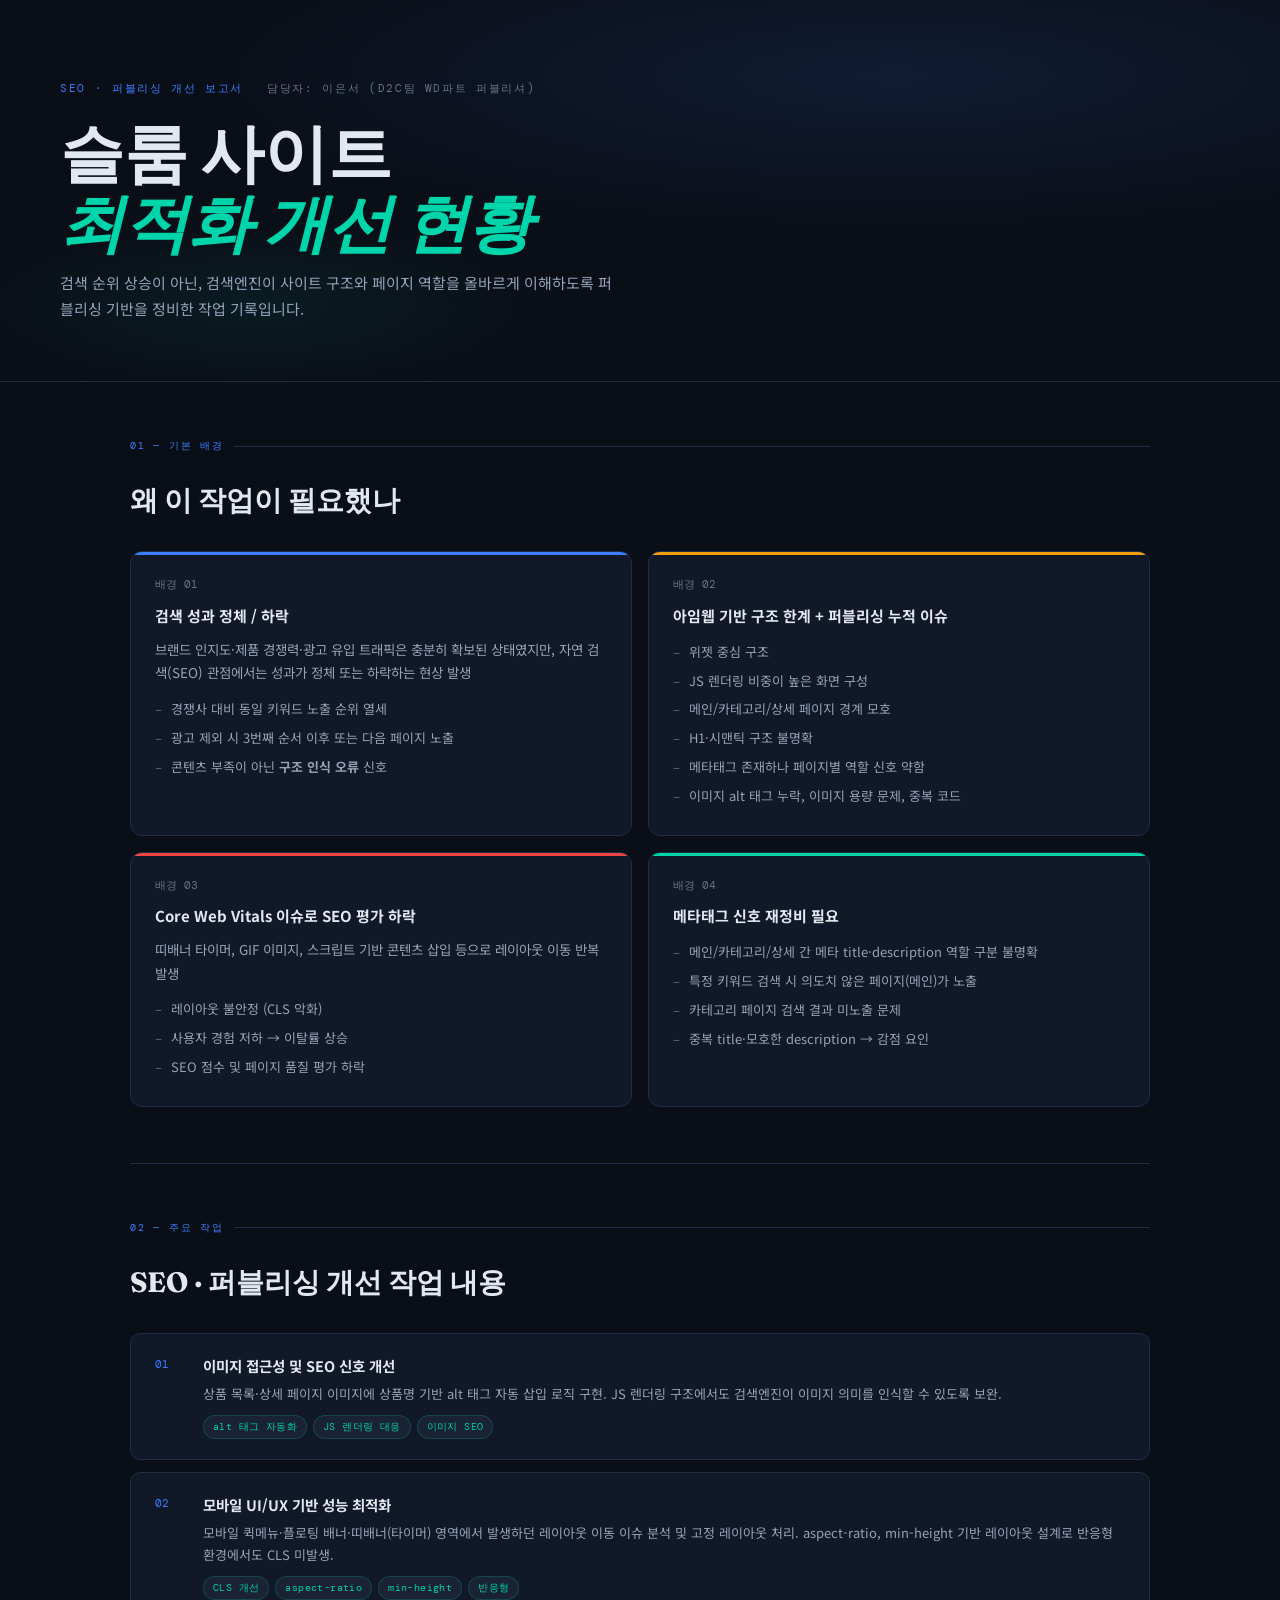
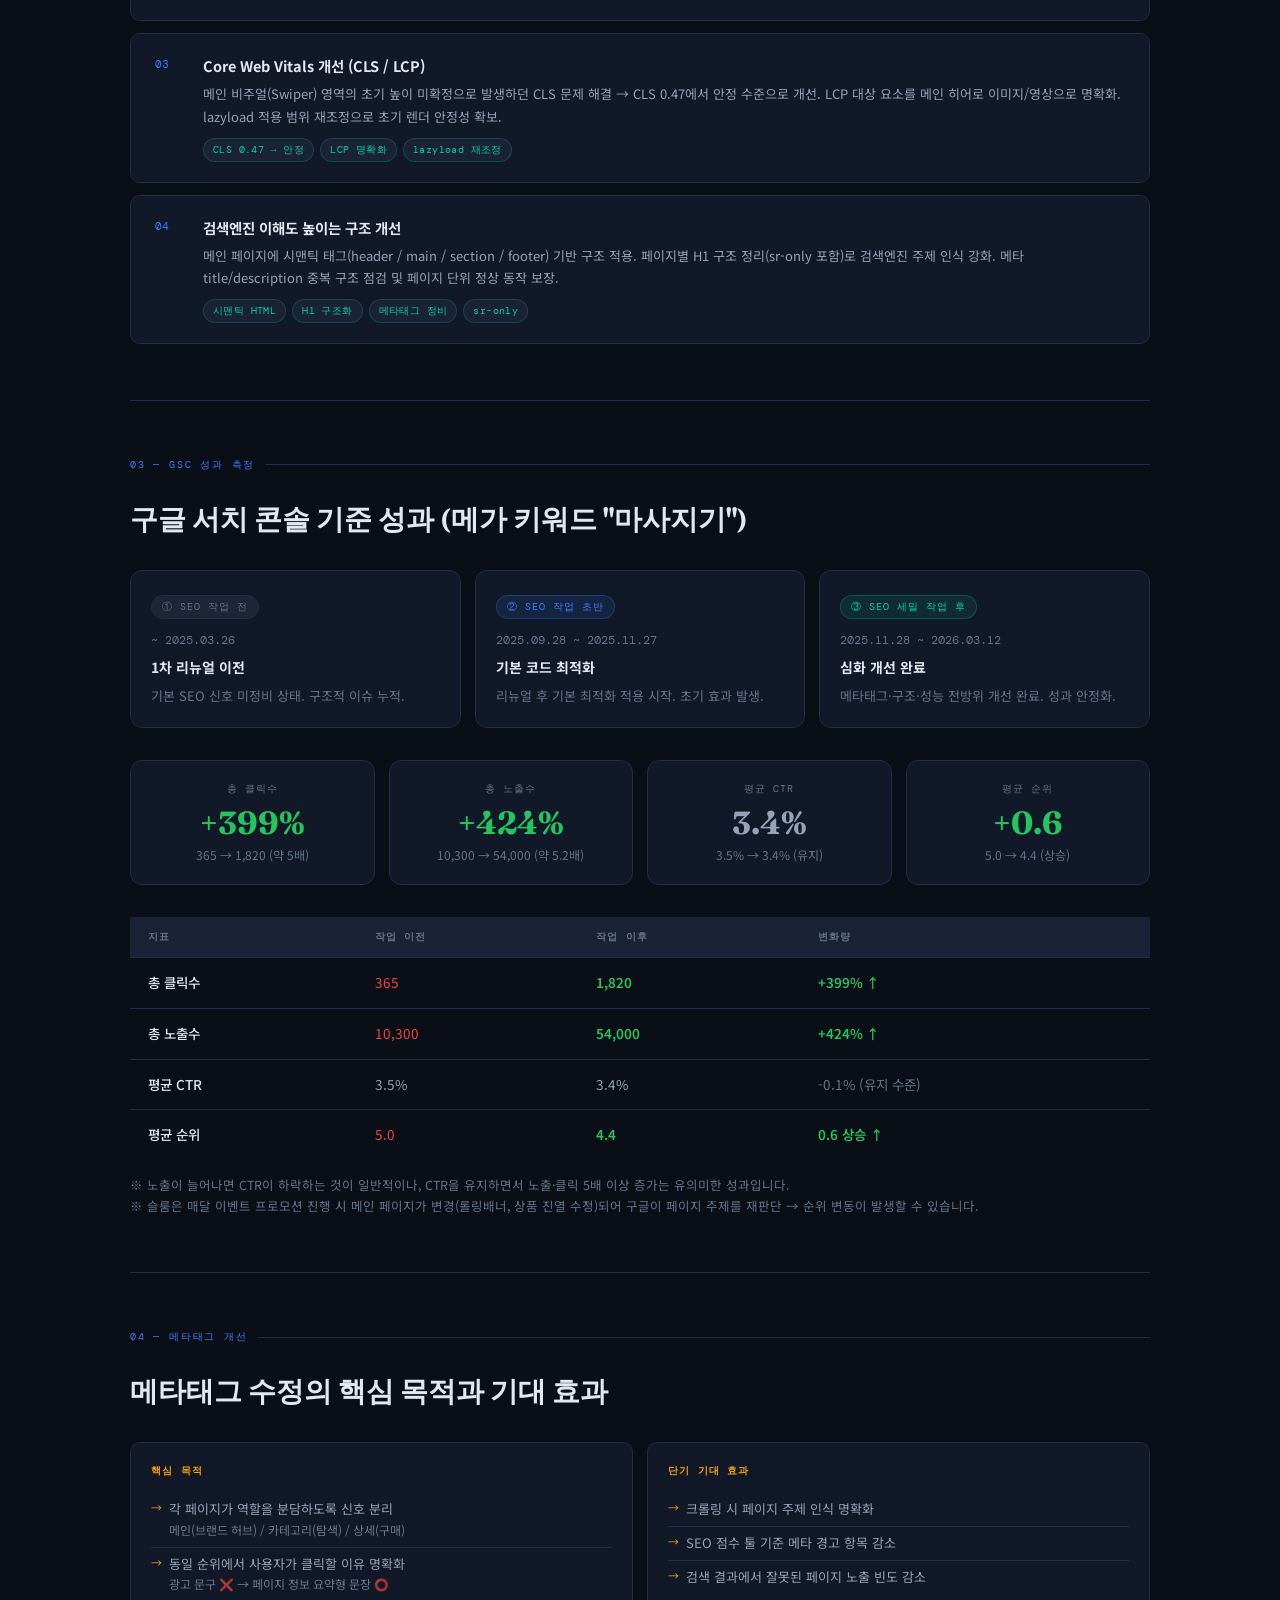
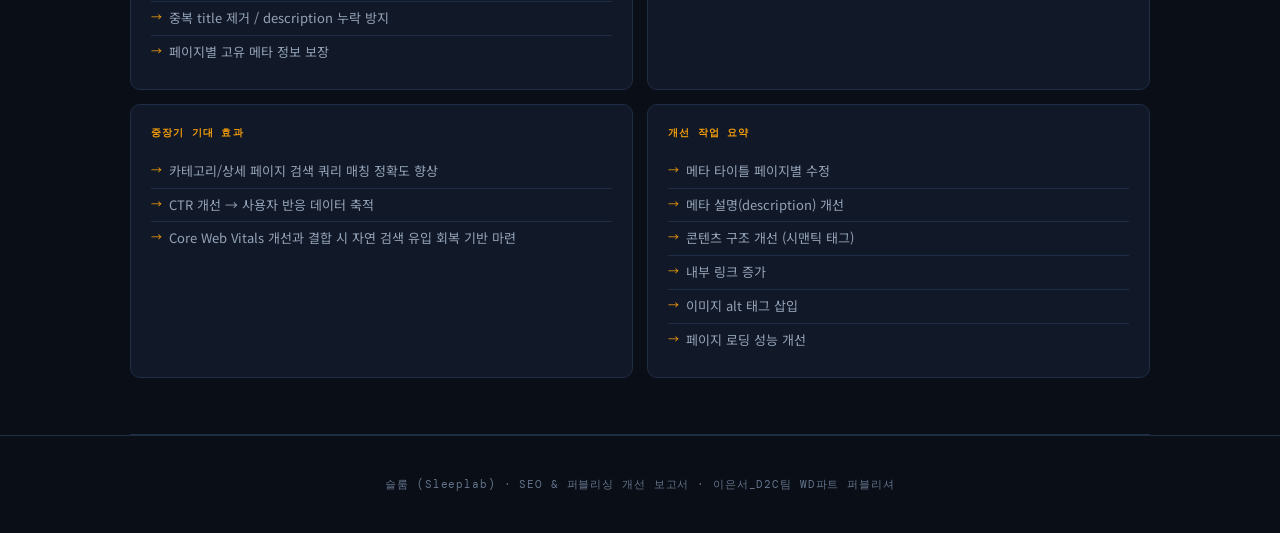
<file: 슬룸_SEO개선보고서.html>
<!DOCTYPE html>
<html lang="ko">
<head>
<meta charset="UTF-8">
<meta name="viewport" content="width=device-width, initial-scale=1.0">
<title>슬룸 SEO · 퍼블리싱 개선 보고서</title>
<link href="https://fonts.googleapis.com/css2?family=Noto+Sans+KR:wght@300;400;500;700;900&family=DM+Mono:wght@400;500&family=Fraunces:ital,wght@0,300;0,700;1,300&display=swap" rel="stylesheet">
<style>
  :root {
    --bg: #0a0e17;
    --surface: #111827;
    --surface2: #1a2235;
    --border: #1f2d45;
    --accent: #3b7fff;
    --accent2: #00d4aa;
    --accent3: #f59e0b;
    --text: #e2e8f0;
    --text-muted: #64748b;
    --text-dim: #94a3b8;
    --red: #ef4444;
    --green: #22c55e;
    --mono: 'DM Mono', monospace;
    --sans: 'Noto Sans KR', sans-serif;
    --display: 'Fraunces', serif;
  }

  * { margin: 0; padding: 0; box-sizing: border-box; }

  body {
    background: var(--bg);
    color: var(--text);
    font-family: var(--sans);
    line-height: 1.6;
    min-height: 100vh;
  }

  /* ── HERO ── */
  .hero {
    position: relative;
    padding: 80px 60px 60px;
    border-bottom: 1px solid var(--border);
    overflow: hidden;
  }
  .hero::before {
    content: '';
    position: absolute; inset: 0;
    background: radial-gradient(ellipse 80% 60% at 70% 20%, rgba(59,127,255,.12) 0%, transparent 70%),
                radial-gradient(ellipse 40% 40% at 20% 80%, rgba(0,212,170,.07) 0%, transparent 60%);
    pointer-events: none;
  }
  .hero-meta {
    font-family: var(--mono);
    font-size: 11px;
    color: var(--accent);
    letter-spacing: .15em;
    text-transform: uppercase;
    margin-bottom: 20px;
    display: flex; gap: 24px; flex-wrap: wrap; align-items: center;
  }
  .hero-meta span { color: var(--text-muted); }
  .hero-title {
    font-family: var(--display);
    font-size: clamp(36px, 5vw, 64px);
    font-weight: 700;
    line-height: 1.1;
    margin-bottom: 12px;
  }
  .hero-title em { font-style: italic; color: var(--accent2); }
  .hero-sub {
    font-size: 15px;
    color: var(--text-dim);
    max-width: 560px;
    line-height: 1.7;
  }

  /* ── LAYOUT ── */
  .wrapper {
    max-width: 1100px;
    margin: 0 auto;
    padding: 0 40px;
  }
  @media (max-width: 700px) {
    .hero { padding: 48px 24px 40px; }
    .wrapper { padding: 0 20px; }
  }

  section {
    padding: 56px 0 0;
    border-bottom: 1px solid var(--border);
    padding-bottom: 56px;
  }

  .section-label {
    font-family: var(--mono);
    font-size: 10px;
    letter-spacing: .18em;
    text-transform: uppercase;
    color: var(--accent);
    margin-bottom: 24px;
    display: flex; align-items: center; gap: 10px;
  }
  .section-label::after {
    content: '';
    flex: 1;
    height: 1px;
    background: var(--border);
  }

  h2 {
    font-family: var(--display);
    font-size: 28px;
    font-weight: 700;
    margin-bottom: 28px;
    color: var(--text);
  }

  /* ── CONTEXT CARD ── */
  .context-grid {
    display: grid;
    grid-template-columns: 1fr 1fr;
    gap: 16px;
  }
  @media (max-width: 720px) { .context-grid { grid-template-columns: 1fr; } }

  .context-card {
    background: var(--surface);
    border: 1px solid var(--border);
    border-radius: 12px;
    padding: 24px;
    position: relative;
    overflow: hidden;
  }
  .context-card::before {
    content: '';
    position: absolute;
    top: 0; left: 0; right: 0;
    height: 3px;
  }
  .context-card.blue::before { background: var(--accent); }
  .context-card.green::before { background: var(--accent2); }
  .context-card.amber::before { background: var(--accent3); }
  .context-card.red::before { background: var(--red); }

  .context-card .card-num {
    font-family: var(--mono);
    font-size: 11px;
    color: var(--text-muted);
    margin-bottom: 10px;
  }
  .context-card h3 {
    font-size: 15px;
    font-weight: 700;
    margin-bottom: 10px;
    color: var(--text);
  }
  .context-card p {
    font-size: 13.5px;
    color: var(--text-dim);
    line-height: 1.75;
  }
  .context-card ul {
    list-style: none;
    margin-top: 10px;
  }
  .context-card ul li {
    font-size: 13px;
    color: var(--text-dim);
    padding: 4px 0 4px 16px;
    position: relative;
    line-height: 1.6;
  }
  .context-card ul li::before {
    content: '–';
    position: absolute; left: 0;
    color: var(--text-muted);
  }

  /* ── WORK ITEMS ── */
  .work-list {
    display: flex;
    flex-direction: column;
    gap: 12px;
  }
  .work-item {
    background: var(--surface);
    border: 1px solid var(--border);
    border-radius: 10px;
    padding: 20px 24px;
    display: grid;
    grid-template-columns: 32px 1fr;
    gap: 16px;
    align-items: start;
    transition: border-color .2s;
  }
  .work-item:hover { border-color: var(--accent); }
  .work-num {
    font-family: var(--mono);
    font-size: 11px;
    color: var(--accent);
    padding-top: 2px;
  }
  .work-title {
    font-size: 14.5px;
    font-weight: 700;
    margin-bottom: 6px;
  }
  .work-desc {
    font-size: 13px;
    color: var(--text-dim);
    line-height: 1.7;
  }
  .tag-row { display: flex; gap: 6px; flex-wrap: wrap; margin-top: 10px; }
  .tag {
    font-family: var(--mono);
    font-size: 10px;
    padding: 3px 9px;
    border-radius: 20px;
    background: var(--surface2);
    color: var(--accent2);
    border: 1px solid rgba(0,212,170,.2);
    letter-spacing: .04em;
  }

  /* ── KPI STATS ── */
  .kpi-grid {
    display: grid;
    grid-template-columns: repeat(4, 1fr);
    gap: 14px;
    margin-bottom: 32px;
  }
  @media (max-width: 720px) { .kpi-grid { grid-template-columns: repeat(2,1fr); } }

  .kpi-card {
    background: var(--surface);
    border: 1px solid var(--border);
    border-radius: 12px;
    padding: 20px;
    text-align: center;
  }
  .kpi-label {
    font-family: var(--mono);
    font-size: 10px;
    color: var(--text-muted);
    letter-spacing: .1em;
    text-transform: uppercase;
    margin-bottom: 10px;
  }
  .kpi-val {
    font-family: var(--display);
    font-size: 32px;
    font-weight: 700;
    line-height: 1;
    margin-bottom: 6px;
  }
  .kpi-val.up { color: var(--green); }
  .kpi-val.neutral { color: var(--text-dim); }
  .kpi-delta {
    font-size: 12px;
    color: var(--text-muted);
  }

  /* ── COMPARISON TABLE ── */
  .compare-table {
    width: 100%;
    border-collapse: collapse;
    font-size: 13.5px;
  }
  .compare-table th {
    background: var(--surface2);
    padding: 12px 18px;
    text-align: left;
    font-family: var(--mono);
    font-size: 10px;
    letter-spacing: .12em;
    text-transform: uppercase;
    color: var(--text-muted);
    border-bottom: 1px solid var(--border);
  }
  .compare-table td {
    padding: 14px 18px;
    border-bottom: 1px solid var(--border);
    color: var(--text-dim);
    line-height: 1.6;
  }
  .compare-table tr:last-child td { border-bottom: none; }
  .compare-table tr:hover td { background: var(--surface); }
  .compare-table td.metric { color: var(--text); font-weight: 500; }
  .before { color: var(--red) !important; }
  .after  { color: var(--green) !important; font-weight: 600; }

  /* ── PERIOD TIMELINE ── */
  .timeline {
    display: grid;
    grid-template-columns: repeat(3, 1fr);
    gap: 14px;
    margin-bottom: 32px;
  }
  @media (max-width: 680px) { .timeline { grid-template-columns: 1fr; } }

  .period-card {
    background: var(--surface);
    border: 1px solid var(--border);
    border-radius: 12px;
    padding: 20px;
    position: relative;
  }
  .period-badge {
    font-family: var(--mono);
    font-size: 10px;
    letter-spacing: .1em;
    padding: 3px 10px;
    border-radius: 20px;
    display: inline-block;
    margin-bottom: 12px;
  }
  .p1 .period-badge { background: rgba(100,116,139,.15); color: var(--text-muted); border: 1px solid var(--border); }
  .p2 .period-badge { background: rgba(59,127,255,.12); color: var(--accent); border: 1px solid rgba(59,127,255,.25); }
  .p3 .period-badge { background: rgba(0,212,170,.1); color: var(--accent2); border: 1px solid rgba(0,212,170,.25); }
  .period-date { font-size: 12px; color: var(--text-muted); margin-bottom: 6px; font-family: var(--mono); }
  .period-title { font-size: 14px; font-weight: 700; margin-bottom: 8px; }

  /* ── META TABLE ── */
  .effect-grid {
    display: grid;
    grid-template-columns: 1fr 1fr;
    gap: 14px;
  }
  @media (max-width: 680px) { .effect-grid { grid-template-columns: 1fr; } }

  .effect-card {
    background: var(--surface);
    border: 1px solid var(--border);
    border-radius: 10px;
    padding: 20px;
  }
  .effect-card h4 {
    font-family: var(--mono);
    font-size: 10px;
    letter-spacing: .12em;
    text-transform: uppercase;
    color: var(--accent3);
    margin-bottom: 14px;
  }
  .effect-card ul { list-style: none; }
  .effect-card ul li {
    font-size: 13px;
    color: var(--text-dim);
    padding: 6px 0;
    padding-left: 18px;
    position: relative;
    border-bottom: 1px solid var(--border);
    line-height: 1.6;
  }
  .effect-card ul li:last-child { border-bottom: none; }
  .effect-card ul li::before {
    content: '→';
    position: absolute; left: 0;
    color: var(--accent3);
    font-size: 11px;
  }

  /* ── FOOTER ── */
  footer {
    padding: 40px;
    text-align: center;
    font-family: var(--mono);
    font-size: 11px;
    color: var(--text-muted);
    border-top: 1px solid var(--border);
    letter-spacing: .08em;
  }

  /* ── ANIMATE ── */
  @keyframes fadeUp {
    from { opacity: 0; transform: translateY(20px); }
    to   { opacity: 1; transform: translateY(0); }
  }
  .hero > * { animation: fadeUp .6s ease both; }
  .hero-meta { animation-delay: .1s; }
  .hero-title { animation-delay: .2s; }
  .hero-sub   { animation-delay: .3s; }
</style>
</head>
<body>

<!-- HERO -->
<div class="hero">
  <div class="hero-meta">
    SEO · 퍼블리싱 개선 보고서
    <span>담당자: 이은서 (D2C팀 WD파트 퍼블리셔)</span>
  </div>
  <h1 class="hero-title">슬룸 사이트<br><em>최적화 개선 현황</em></h1>
  <p class="hero-sub">검색 순위 상승이 아닌, 검색엔진이 사이트 구조와 페이지 역할을 올바르게 이해하도록 퍼블리싱 기반을 정비한 작업 기록입니다.</p>
</div>

<div class="wrapper">

  <!-- 1. 배경 -->
  <section>
    <div class="section-label">01 — 기본 배경</div>
    <h2>왜 이 작업이 필요했나</h2>
    <div class="context-grid">
      <div class="context-card blue">
        <div class="card-num">배경 01</div>
        <h3>검색 성과 정체 / 하락</h3>
        <p>브랜드 인지도·제품 경쟁력·광고 유입 트래픽은 충분히 확보된 상태였지만, 자연 검색(SEO) 관점에서는 성과가 정체 또는 하락하는 현상 발생</p>
        <ul>
          <li>경쟁사 대비 동일 키워드 노출 순위 열세</li>
          <li>광고 제외 시 3번째 순서 이후 또는 다음 페이지 노출</li>
          <li>콘텐츠 부족이 아닌 <strong>구조 인식 오류</strong> 신호</li>
        </ul>
      </div>
      <div class="context-card amber">
        <div class="card-num">배경 02</div>
        <h3>아임웹 기반 구조 한계 + 퍼블리싱 누적 이슈</h3>
        <ul>
          <li>위젯 중심 구조</li>
          <li>JS 렌더링 비중이 높은 화면 구성</li>
          <li>메인/카테고리/상세 페이지 경계 모호</li>
          <li>H1·시맨틱 구조 불명확</li>
          <li>메타태그 존재하나 페이지별 역할 신호 약함</li>
          <li>이미지 alt 태그 누락, 이미지 용량 문제, 중복 코드</li>
        </ul>
      </div>
      <div class="context-card red">
        <div class="card-num">배경 03</div>
        <h3>Core Web Vitals 이슈로 SEO 평가 하락</h3>
        <p>띠배너 타이머, GIF 이미지, 스크립트 기반 콘텐츠 삽입 등으로 레이아웃 이동 반복 발생</p>
        <ul>
          <li>레이아웃 불안정 (CLS 악화)</li>
          <li>사용자 경험 저하 → 이탈률 상승</li>
          <li>SEO 점수 및 페이지 품질 평가 하락</li>
        </ul>
      </div>
      <div class="context-card green">
        <div class="card-num">배경 04</div>
        <h3>메타태그 신호 재정비 필요</h3>
        <ul>
          <li>메인/카테고리/상세 간 메타 title·description 역할 구분 불명확</li>
          <li>특정 키워드 검색 시 의도치 않은 페이지(메인)가 노출</li>
          <li>카테고리 페이지 검색 결과 미노출 문제</li>
          <li>중복 title·모호한 description → 감점 요인</li>
        </ul>
      </div>
    </div>
  </section>

  <!-- 2. 주요 작업 -->
  <section>
    <div class="section-label">02 — 주요 작업</div>
    <h2>SEO · 퍼블리싱 개선 작업 내용</h2>
    <div class="work-list">
      <div class="work-item">
        <div class="work-num">01</div>
        <div>
          <div class="work-title">이미지 접근성 및 SEO 신호 개선</div>
          <div class="work-desc">상품 목록·상세 페이지 이미지에 상품명 기반 alt 태그 자동 삽입 로직 구현. JS 렌더링 구조에서도 검색엔진이 이미지 의미를 인식할 수 있도록 보완.</div>
          <div class="tag-row">
            <span class="tag">alt 태그 자동화</span>
            <span class="tag">JS 렌더링 대응</span>
            <span class="tag">이미지 SEO</span>
          </div>
        </div>
      </div>
      <div class="work-item">
        <div class="work-num">02</div>
        <div>
          <div class="work-title">모바일 UI/UX 기반 성능 최적화</div>
          <div class="work-desc">모바일 퀵메뉴·플로팅 배너·띠배너(타이머) 영역에서 발생하던 레이아웃 이동 이슈 분석 및 고정 레이아웃 처리. aspect-ratio, min-height 기반 레이아웃 설계로 반응형 환경에서도 CLS 미발생.</div>
          <div class="tag-row">
            <span class="tag">CLS 개선</span>
            <span class="tag">aspect-ratio</span>
            <span class="tag">min-height</span>
            <span class="tag">반응형</span>
          </div>
        </div>
      </div>
      <div class="work-item">
        <div class="work-num">03</div>
        <div>
          <div class="work-title">Core Web Vitals 개선 (CLS / LCP)</div>
          <div class="work-desc">메인 비주얼(Swiper) 영역의 초기 높이 미확정으로 발생하던 CLS 문제 해결 → CLS 0.47에서 안정 수준으로 개선. LCP 대상 요소를 메인 히어로 이미지/영상으로 명확화. lazyload 적용 범위 재조정으로 초기 렌더 안정성 확보.</div>
          <div class="tag-row">
            <span class="tag">CLS 0.47 → 안정</span>
            <span class="tag">LCP 명확화</span>
            <span class="tag">lazyload 재조정</span>
          </div>
        </div>
      </div>
      <div class="work-item">
        <div class="work-num">04</div>
        <div>
          <div class="work-title">검색엔진 이해도 높이는 구조 개선</div>
          <div class="work-desc">메인 페이지에 시맨틱 태그(header / main / section / footer) 기반 구조 적용. 페이지별 H1 구조 정리(sr-only 포함)로 검색엔진 주제 인식 강화. 메타 title/description 중복 구조 점검 및 페이지 단위 정상 동작 보장.</div>
          <div class="tag-row">
            <span class="tag">시맨틱 HTML</span>
            <span class="tag">H1 구조화</span>
            <span class="tag">메타태그 정비</span>
            <span class="tag">sr-only</span>
          </div>
        </div>
      </div>
    </div>
  </section>

  <!-- 3. GSC 성과 -->
  <section>
    <div class="section-label">03 — GSC 성과 측정</div>
    <h2>구글 서치 콘솔 기준 성과 (메가 키워드 "마사지기")</h2>

    <div class="timeline">
      <div class="period-card p1">
        <span class="period-badge">① SEO 작업 전</span>
        <div class="period-date">~ 2025.03.26</div>
        <div class="period-title">1차 리뉴얼 이전</div>
        <p style="font-size:13px;color:var(--text-muted);">기본 SEO 신호 미정비 상태. 구조적 이슈 누적.</p>
      </div>
      <div class="period-card p2">
        <span class="period-badge">② SEO 작업 초반</span>
        <div class="period-date">2025.09.28 ~ 2025.11.27</div>
        <div class="period-title">기본 코드 최적화</div>
        <p style="font-size:13px;color:var(--text-muted);">리뉴얼 후 기본 최적화 적용 시작. 초기 효과 발생.</p>
      </div>
      <div class="period-card p3">
        <span class="period-badge">③ SEO 세밀 작업 후</span>
        <div class="period-date">2025.11.28 ~ 2026.03.12</div>
        <div class="period-title">심화 개선 완료</div>
        <p style="font-size:13px;color:var(--text-muted);">메타태그·구조·성능 전방위 개선 완료. 성과 안정화.</p>
      </div>
    </div>

    <div class="kpi-grid">
      <div class="kpi-card">
        <div class="kpi-label">총 클릭수</div>
        <div class="kpi-val up">+399%</div>
        <div class="kpi-delta">365 → 1,820 (약 5배)</div>
      </div>
      <div class="kpi-card">
        <div class="kpi-label">총 노출수</div>
        <div class="kpi-val up">+424%</div>
        <div class="kpi-delta">10,300 → 54,000 (약 5.2배)</div>
      </div>
      <div class="kpi-card">
        <div class="kpi-label">평균 CTR</div>
        <div class="kpi-val neutral">3.4%</div>
        <div class="kpi-delta">3.5% → 3.4% (유지)</div>
      </div>
      <div class="kpi-card">
        <div class="kpi-label">평균 순위</div>
        <div class="kpi-val up">+0.6</div>
        <div class="kpi-delta">5.0 → 4.4 (상승)</div>
      </div>
    </div>

    <table class="compare-table">
      <thead>
        <tr>
          <th>지표</th>
          <th>작업 이전</th>
          <th>작업 이후</th>
          <th>변화량</th>
        </tr>
      </thead>
      <tbody>
        <tr>
          <td class="metric">총 클릭수</td>
          <td class="before">365</td>
          <td class="after">1,820</td>
          <td class="after">+399% ↑</td>
        </tr>
        <tr>
          <td class="metric">총 노출수</td>
          <td class="before">10,300</td>
          <td class="after">54,000</td>
          <td class="after">+424% ↑</td>
        </tr>
        <tr>
          <td class="metric">평균 CTR</td>
          <td>3.5%</td>
          <td>3.4%</td>
          <td style="color:var(--text-muted);">-0.1% (유지 수준)</td>
        </tr>
        <tr>
          <td class="metric">평균 순위</td>
          <td class="before">5.0</td>
          <td class="after">4.4</td>
          <td class="after">0.6 상승 ↑</td>
        </tr>
      </tbody>
    </table>
    <p style="margin-top:14px;font-size:12.5px;color:var(--text-muted);line-height:1.7;">
      ※ 노출이 늘어나면 CTR이 하락하는 것이 일반적이나, CTR을 유지하면서 노출·클릭 5배 이상 증가는 유의미한 성과입니다.<br>
      ※ 슬룸은 매달 이벤트 프로모션 진행 시 메인 페이지가 변경(롤링배너, 상품 진열 수정)되어 구글이 페이지 주제를 재판단 → 순위 변동이 발생할 수 있습니다.
    </p>
  </section>

  <!-- 4. 메타태그 개선 목적 -->
  <section>
    <div class="section-label">04 — 메타태그 개선</div>
    <h2>메타태그 수정의 핵심 목적과 기대 효과</h2>
    <div class="effect-grid">
      <div class="effect-card">
        <h4>핵심 목적</h4>
        <ul>
          <li>각 페이지가 역할을 분담하도록 신호 분리<br><span style="font-size:12px;opacity:.7;">메인(브랜드 허브) / 카테고리(탐색) / 상세(구매)</span></li>
          <li>동일 순위에서 사용자가 클릭할 이유 명확화<br><span style="font-size:12px;opacity:.7;">광고 문구 ❌ → 페이지 정보 요약형 문장 ⭕</span></li>
          <li>중복 title 제거 / description 누락 방지</li>
          <li>페이지별 고유 메타 정보 보장</li>
        </ul>
      </div>
      <div class="effect-card">
        <h4>단기 기대 효과</h4>
        <ul>
          <li>크롤링 시 페이지 주제 인식 명확화</li>
          <li>SEO 점수 툴 기준 메타 경고 항목 감소</li>
          <li>검색 결과에서 잘못된 페이지 노출 빈도 감소</li>
        </ul>
      </div>
      <div class="effect-card">
        <h4>중장기 기대 효과</h4>
        <ul>
          <li>카테고리/상세 페이지 검색 쿼리 매칭 정확도 향상</li>
          <li>CTR 개선 → 사용자 반응 데이터 축적</li>
          <li>Core Web Vitals 개선과 결합 시 자연 검색 유입 회복 기반 마련</li>
        </ul>
      </div>
      <div class="effect-card">
        <h4>개선 작업 요약</h4>
        <ul>
          <li>메타 타이틀 페이지별 수정</li>
          <li>메타 설명(description) 개선</li>
          <li>콘텐츠 구조 개선 (시맨틱 태그)</li>
          <li>내부 링크 증가</li>
          <li>이미지 alt 태그 삽입</li>
          <li>페이지 로딩 성능 개선</li>
        </ul>
      </div>
    </div>
  </section>

</div><!-- /wrapper -->

<footer>
  슬룸 (Sleeplab) · SEO &amp; 퍼블리싱 개선 보고서 · 이은서_D2C팀 WD파트 퍼블리셔
</footer>

</body>
</html>
</file>
